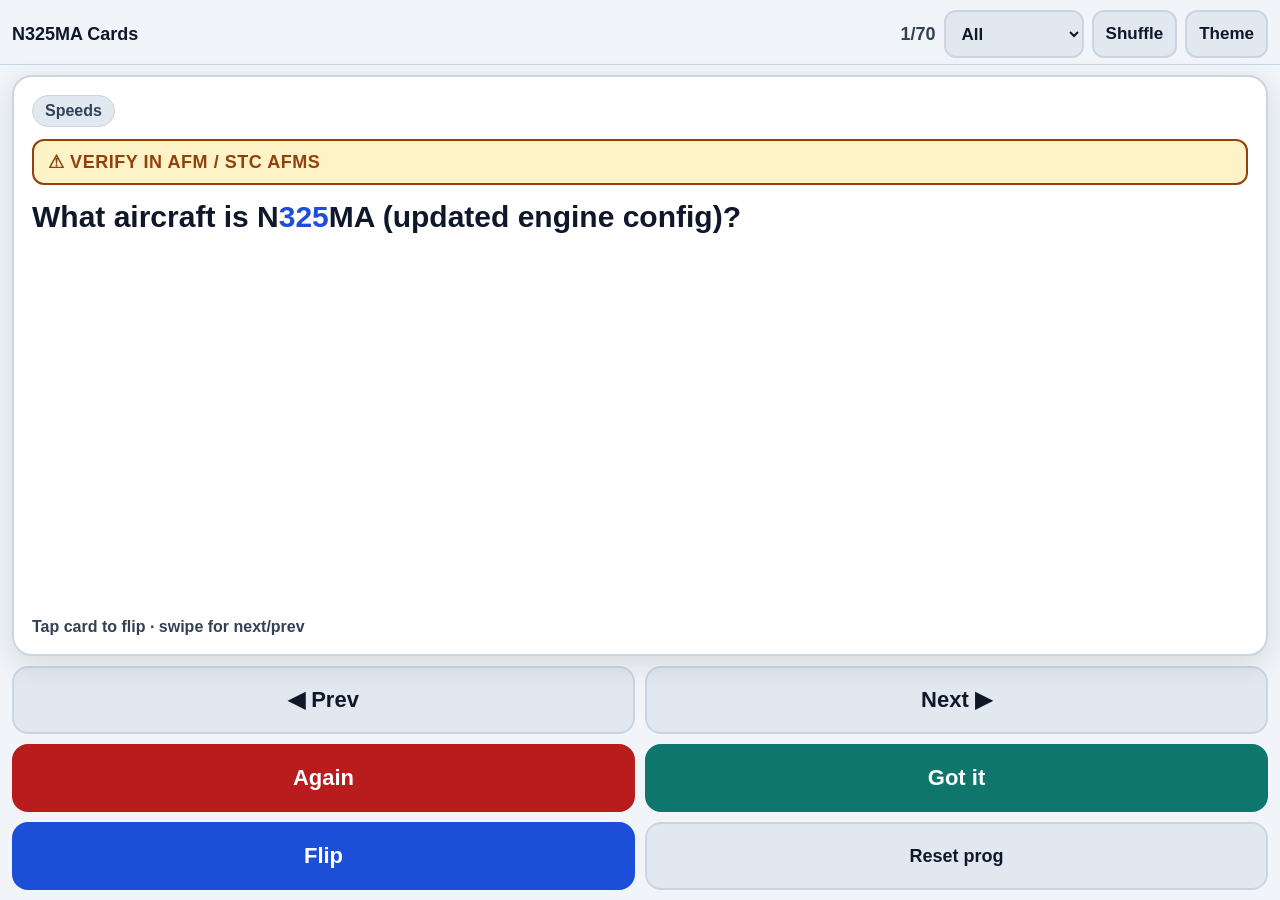
<file: index.html>
<!DOCTYPE html>
<html lang="en"><head>
<meta charset="utf-8"/>
<meta name="viewport" content="width=device-width, initial-scale=1, maximum-scale=1, viewport-fit=cover"/>
<meta name="apple-mobile-web-app-capable" content="yes"/>
<meta name="apple-mobile-web-app-status-bar-style" content="black-translucent"/>
<meta name="apple-mobile-web-app-title" content="N325MA Cards"/>
<meta name="mobile-web-app-capable" content="yes"/>
<meta name="theme-color" content="#0f172a"/>
<title>N325MA Cards</title>
<link rel="manifest" href="manifest.json"/>
<link rel="apple-touch-icon" href="apple-touch-icon.svg"/>
<link rel="stylesheet" href="app.css"/>
</head>
<body><div id="app">
  <header>
    <h1>N325MA Cards</h1>
    <div class="progress" id="progress">0/0</div>
    <select id="cat" aria-label="Category">
      <option value="ALL">All</option>
      <option value="Speeds">Speeds</option>
      <option value="Limitations">Limitations</option>
      <option value="Normal">Normal</option>
      <option value="Emergency">Emergency</option>
      <option value="SFAR 108">SFAR 108</option>
    </select>
    <button class="iconbtn" id="shuffleBtn" type="button">Shuffle</button>
    <button class="iconbtn" id="themeBtn" type="button">Theme</button>
  </header>
  <main>
    <div id="stage">
      <div class="card" id="card" role="button" aria-label="Flip card">
        <div class="face front active" id="faceFront">
          <div class="cat-pill" id="catPill">Speeds</div>
          <div class="verify" id="verifyFront">⚠ VERIFY IN AFM / STC AFMS</div>
          <div class="q" id="qText"></div>
          <div class="hint">Tap card to flip · swipe for next/prev</div>
        </div>
        <div class="face back" id="faceBack">
          <div class="cat-pill" id="catPillB">Speeds</div>
          <div class="verify" id="verifyBack">⚠ VERIFY IN AFM / STC AFMS</div>
          <div class="a" id="aText"></div>
          <div class="source" id="sourceText"></div>
        </div>
      </div>
    </div>
    <div class="controls">
      <button class="big" id="prevBtn" type="button">◀ Prev</button>
      <button class="big" id="nextBtn" type="button">Next ▶</button>
    </div>
    <div class="controls">
      <button class="big again" id="againBtn" type="button">Again</button>
      <button class="big good" id="gotBtn" type="button">Got it</button>
    </div>
    <div class="controls">
      <button class="big primary" id="flipBtn" type="button">Flip</button>
      <button class="big" id="resetBtn" type="button" style="font-size:18px">Reset prog</button>
    </div>
  </main>
</div>
<div class="toast" id="toast"></div><script src="app.js"></script></body></html>
</file>
<file: app.css>
html { -webkit-text-size-adjust: 100%; text-size-adjust: 100%; } :root { --bg:#f1f5f9; --fg:#0f172a; --muted:#334155; --card:#ffffff; --accent:#1d4ed8; --accent2:#0f766e; --danger:#b91c1c; --warn-bg:#fef3c7; --warn-fg:#92400e; --border:#cbd5e1; --btn:#e2e8f0; --shadow:0 8px 28px rgba(15,23,42,.12); --safe-t:env(safe-area-inset-top,0px); --safe-b:env(safe-area-inset-bottom,0px); --safe-l:env(safe-area-inset-left,0px); --safe-r:env(safe-area-inset-right,0px); } html.dark { --bg:#0b1220; --fg:#f8fafc; --muted:#cbd5e1; --card:#111827; --accent:#60a5fa; --accent2:#2dd4bf; --danger:#f87171; --warn-bg:#422006; --warn-fg:#fde68a; --border:#334155; --btn:#1e293b; --shadow:0 8px 28px rgba(0,0,0,.45); } *{box-sizing:border-box;-webkit-tap-highlight-color:transparent} html,body{margin:0;padding:0;height:100%;background:var(--bg);color:var(--fg); font-family:-apple-system,BlinkMacSystemFont,"Segoe UI",Roboto,Helvetica,Arial,sans-serif;overflow:hidden} body{padding-top:var(--safe-t);padding-bottom:var(--safe-b);padding-left:var(--safe-l);padding-right:var(--safe-r)} #app{height:100dvh;height:100vh;max-width:100vw;display:flex;flex-direction:column;overflow:hidden} header{flex:0 0 auto;padding:10px 12px 6px;display:flex;flex-wrap:wrap;gap:8px;align-items:center; border-bottom:1px solid var(--border);background:var(--bg)} header h1{font-size:18px;margin:0;font-weight:800;flex:1 1 auto;min-width:110px} .progress{font-size:18px;font-weight:700;color:var(--muted)} select,.iconbtn{font-size:17px;font-weight:700;min-height:48px;padding:8px 12px;border-radius:12px; border:2px solid var(--border);background:var(--btn);color:var(--fg)} .iconbtn{cursor:pointer;min-width:48px} main{flex:1 1 auto;min-height:0;display:flex;flex-direction:column;padding:10px 12px;gap:10px} #stage{flex:1 1 auto;min-height:0;position:relative;touch-action:pan-y} /* NO 3D: flip by show/hide only */ .card{width:100%;height:100%;position:relative} .face{ position:absolute;inset:0; background:var(--card);border:2px solid var(--border);border-radius:20px;box-shadow:var(--shadow); padding:18px;overflow:auto;-webkit-overflow-scrolling:touch; display:none;flex-direction:column;gap:12px; opacity:0; transition: opacity .18s ease; } .face.active{display:flex; opacity:1;} .cat-pill{align-self:flex-start;font-size:16px;font-weight:800;padding:6px 12px;border-radius:999px; background:var(--btn);color:var(--muted);border:1px solid var(--border)} .verify{display:none;font-size:18px;font-weight:900;padding:10px 14px;border-radius:12px; background:var(--warn-bg);color:var(--warn-fg);border:2px solid var(--warn-fg);letter-spacing:.03em} .verify.show{display:block} .q,.a{font-size:30px;line-height:1.3;font-weight:700;white-space:pre-wrap;overflow-wrap:anywhere;word-break:break-word} .num{font-weight:900;color:var(--accent)} .hint{margin-top:auto;font-size:16px;color:var(--muted);font-weight:600} .source{font-size:16px;line-height:1.35;color:var(--muted);font-weight:600;white-space:pre-wrap; overflow-wrap:anywhere;border-top:1px dashed var(--border);padding-top:10px} .controls{flex:0 0 auto;display:grid;grid-template-columns:1fr 1fr;gap:10px} button.big{min-height:68px;font-size:22px;font-weight:800;border-radius:16px;border:2px solid var(--border); background:var(--btn);color:var(--fg);cursor:pointer;padding:12px 10px} button.big.primary{background:var(--accent);color:#fff;border-color:var(--accent)} button.big.good{background:var(--accent2);color:#fff;border-color:var(--accent2)} button.big.again{background:var(--danger);color:#fff;border-color:var(--danger)} button.big:active{opacity:.92} .toast{position:fixed;left:50%;bottom:calc(18px + var(--safe-b));transform:translateX(-50%); background:#0f172a;color:#fff;padding:10px 16px;border-radius:999px;font-size:16px;font-weight:700; opacity:0;pointer-events:none;transition:opacity .2s;z-index:50} .toast.show{opacity:.95}
</file>
